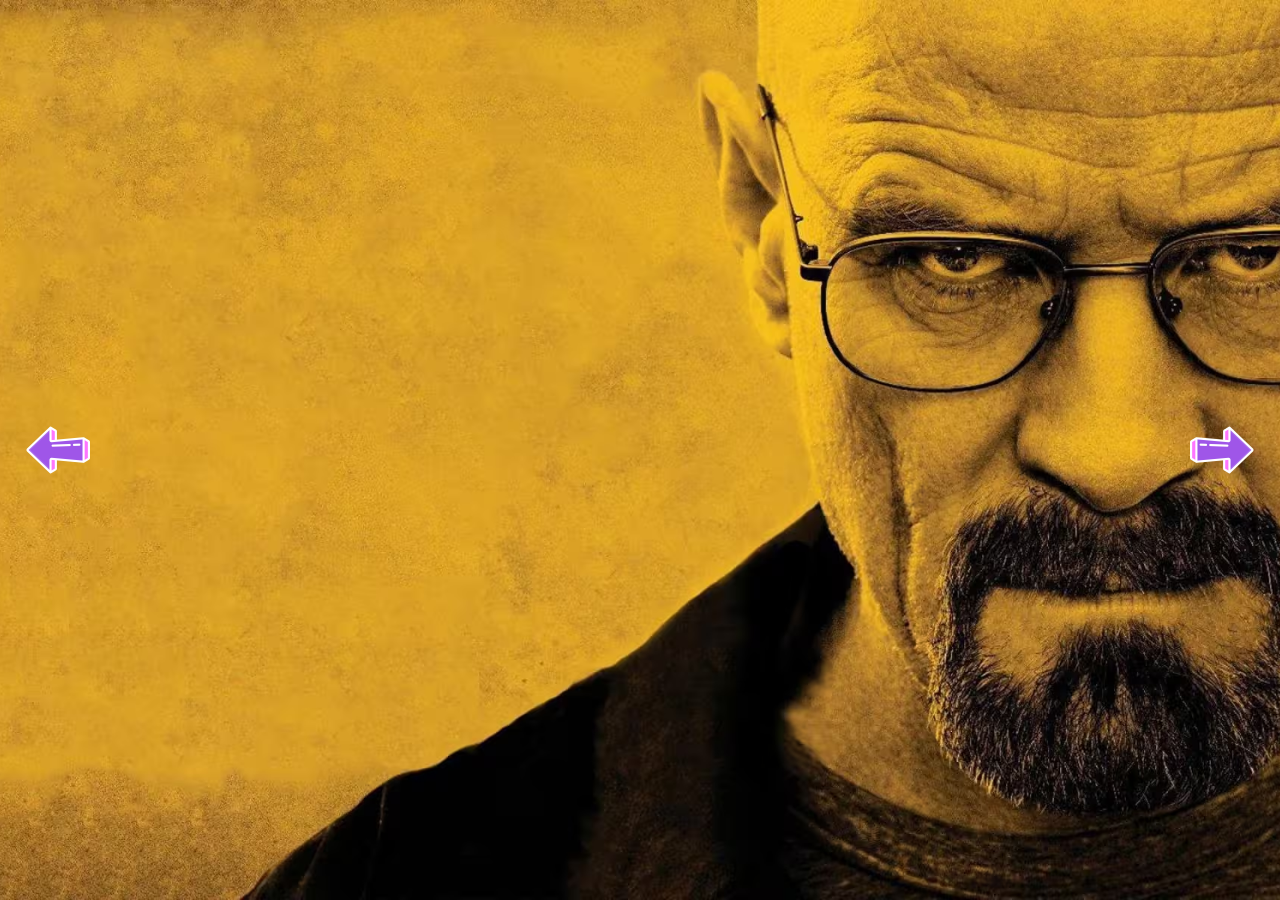
<file: index.html>
<!DOCTYPE html>
<html lang="en">
<head>
  <meta charset="UTF-8">
  <meta name="viewport" content="width=device-width, initial-scale=1.0">
  <title>BREAKING BAD</title>
  <meta name="google" content="notranslate">
  <link rel="shortcut icon" href="assets/favicon.webp" type="image/x-icon">
  <link rel="stylesheet" href="style.css">
</head>
<body style="--clr: #d79e2a; --clr2: #140d05;">
  <section style="--bg: url(assets/img-1.avif); ">
    <a href="index7.html"></a>
    <a href="index2.html"></a>
  </section>
</body>
</html>
</file>
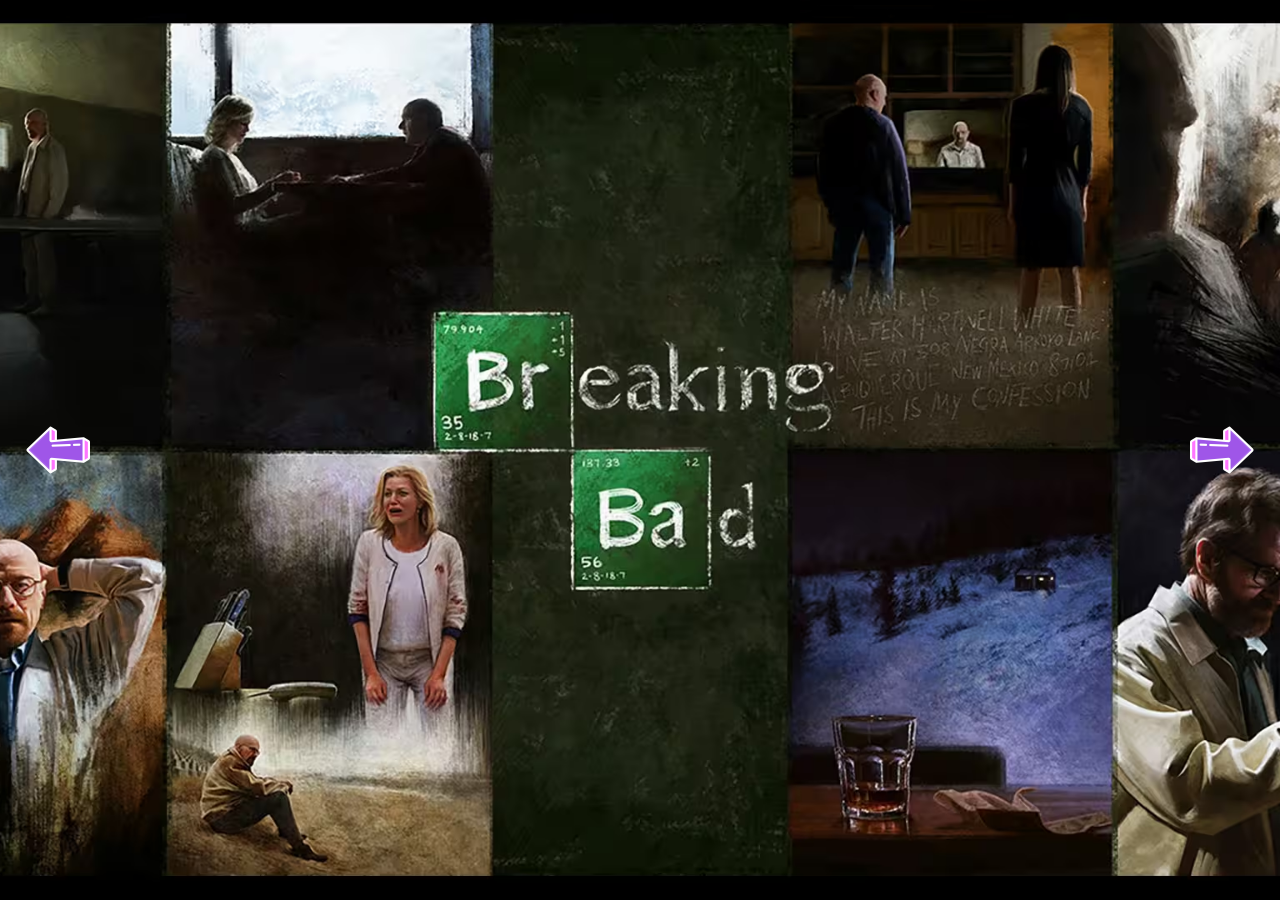
<file: index2.html>
<!DOCTYPE html>
<html lang="en">
<head>
  <meta charset="UTF-8">
  <meta name="viewport" content="width=device-width, initial-scale=1.0">
  <title>BREAKING BAD</title>
  <meta name="google" content="notranslate">
  <link rel="shortcut icon" href="assets/favicon.webp" type="image/x-icon">
  <link rel="stylesheet" href="style.css">
</head>
<body style="--clr: #010c12; --clr2: #010c12">
  <section style="--bg: url(assets/img-2.avif); ">
    <a href="index.html"></a>
    <a href="index3.html"></a>
  </section>
</body>
</html>
</file>
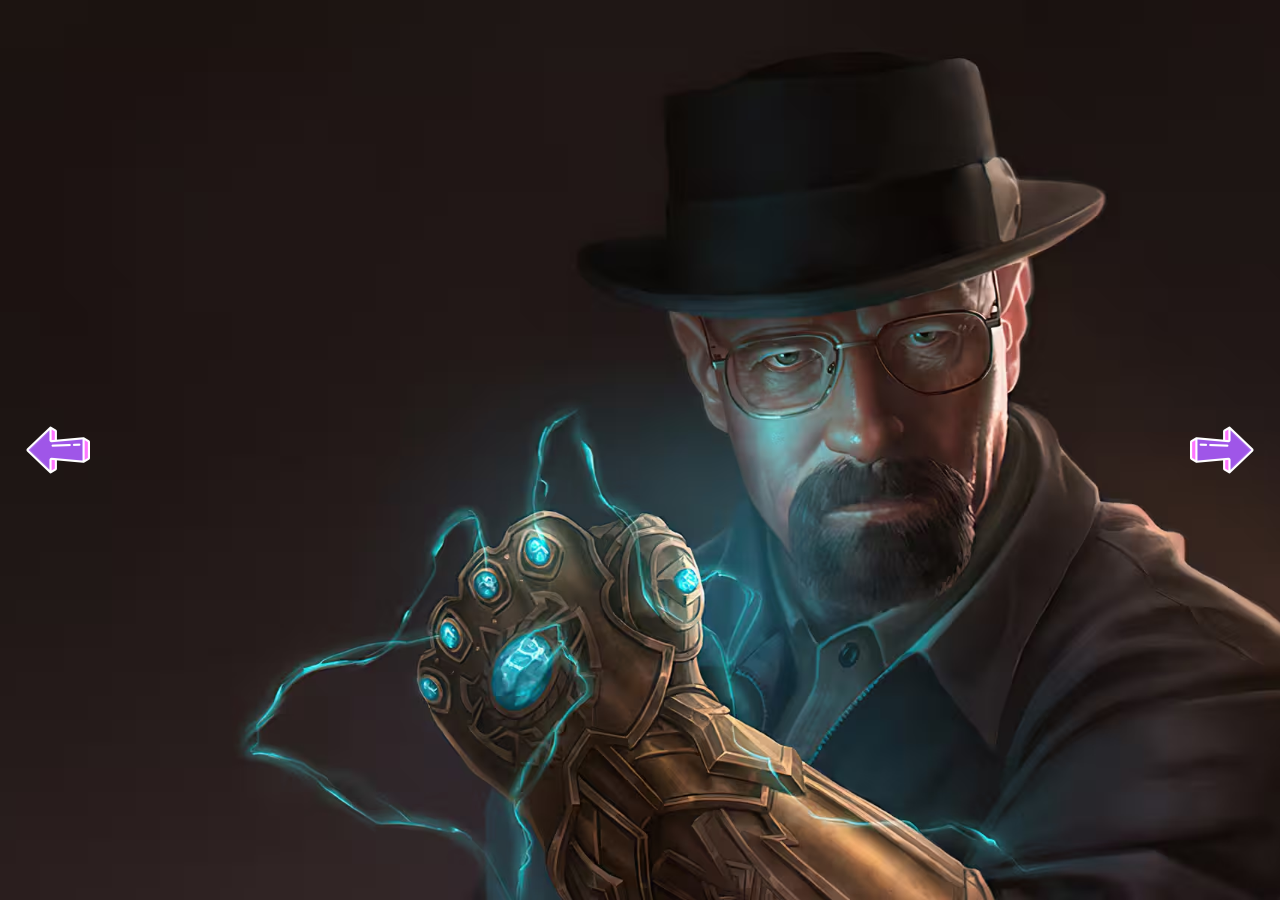
<file: index3.html>
<!DOCTYPE html>
<html lang="en">
<head>
  <meta charset="UTF-8">
  <meta name="viewport" content="width=device-width, initial-scale=1.0">
  <title>BREAKING BAD</title>
  <meta name="google" content="notranslate">
  <link rel="shortcut icon" href="assets/favicon.webp" type="image/x-icon">
  <link rel="stylesheet" href="style.css">
</head>
<body style="--clr: #1e1614;--clr2: #302424">
  <section style="--bg: url(assets/img-3.avif)">
    <a href="index2.html"></a>
    <a href="index4.html"></a>
  </section>
</body>
</html>
</file>
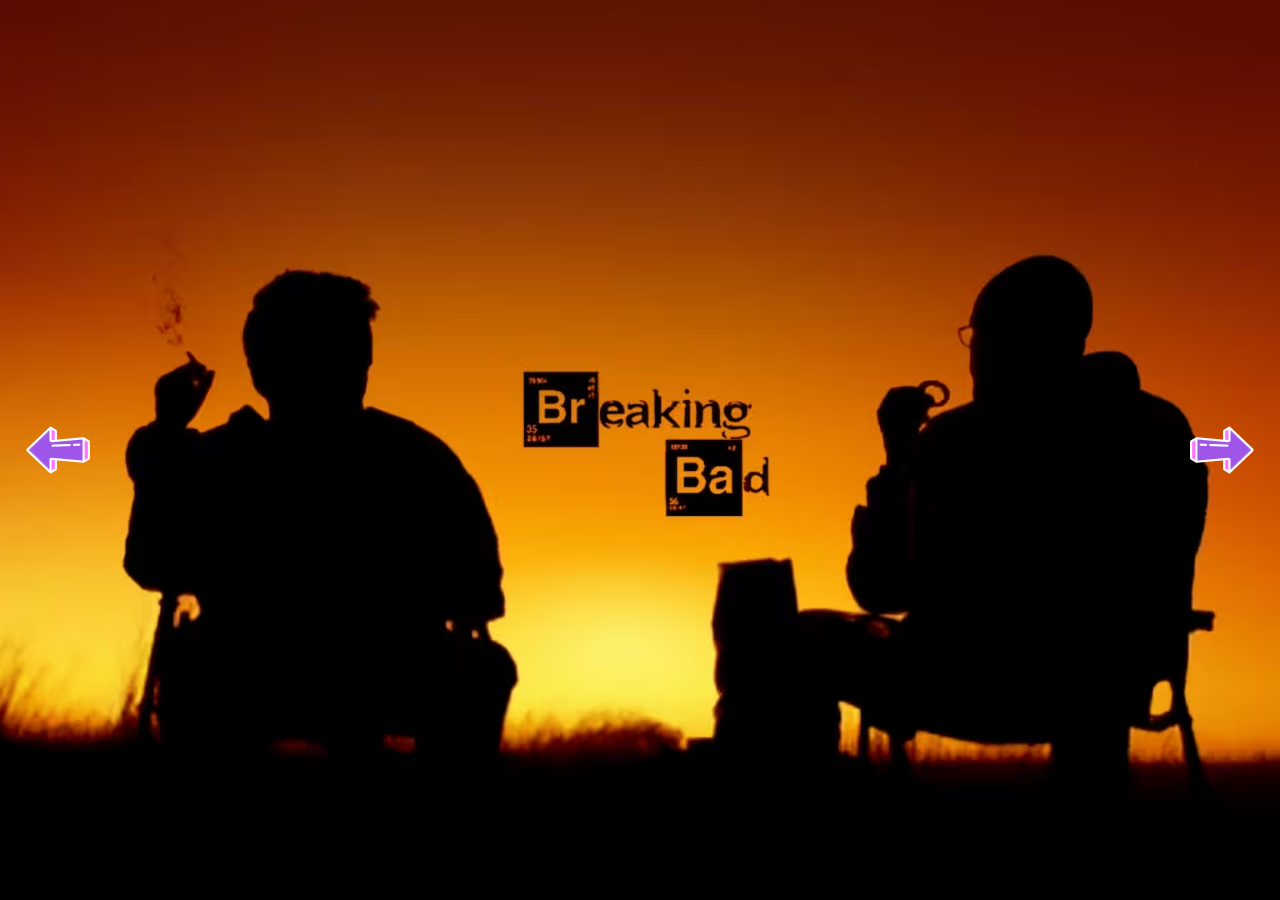
<file: index4.html>
<!DOCTYPE html>
<html lang="en">
<head>
  <meta charset="UTF-8">
  <meta name="viewport" content="width=device-width, initial-scale=1.0">
  <title>BREAKING BAD</title>
  <meta name="google" content="notranslate">
  <link rel="shortcut icon" href="assets/favicon.webp" type="image/x-icon">
  <link rel="stylesheet" href="style.css">
</head>
<body style="--clr: #641801; --clr2: #000000">
  <section style="--bg: url(assets/img-4.avif)">
    <a href="index3.html"></a>
    <a href="index5.html"></a>
  </section>
</body>
</html>
</file>
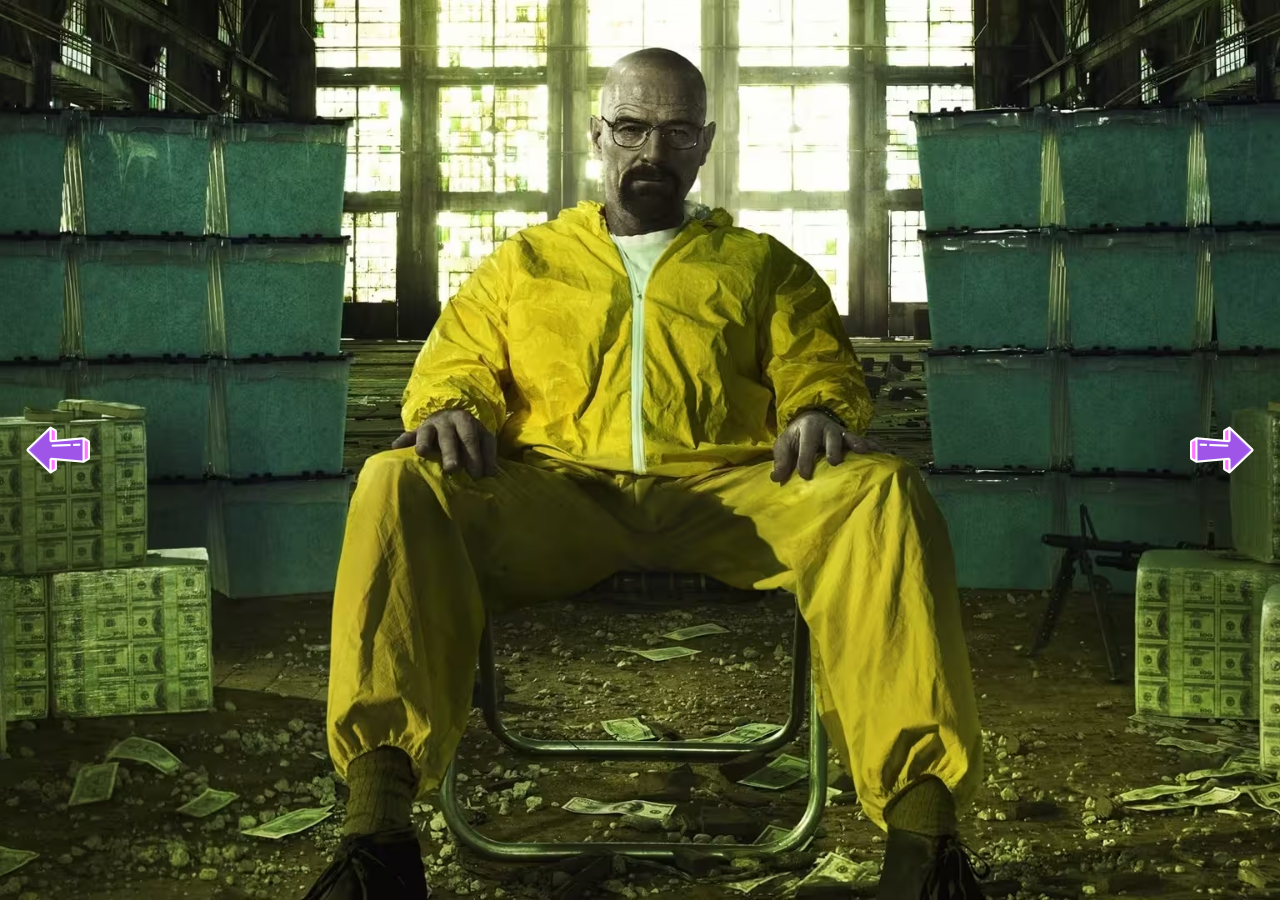
<file: index5.html>
<!DOCTYPE html>
<html lang="en">
<head>
  <meta charset="UTF-8">
  <meta name="viewport" content="width=device-width, initial-scale=1.0">
  <title>BREAKING BAD</title>
  <meta name="google" content="notranslate">
  <link rel="shortcut icon" href="assets/favicon.webp" type="image/x-icon">
  <link rel="stylesheet" href="style.css">

</head>
<body style="--clr: #305742; --clr2: #c3b727">
  <section style="--bg: url(assets/img-5.avif)">
    <a href="index4.html"></a>
    <a href="index6.html"></a>
  </section>
</body>
</html>
</file>
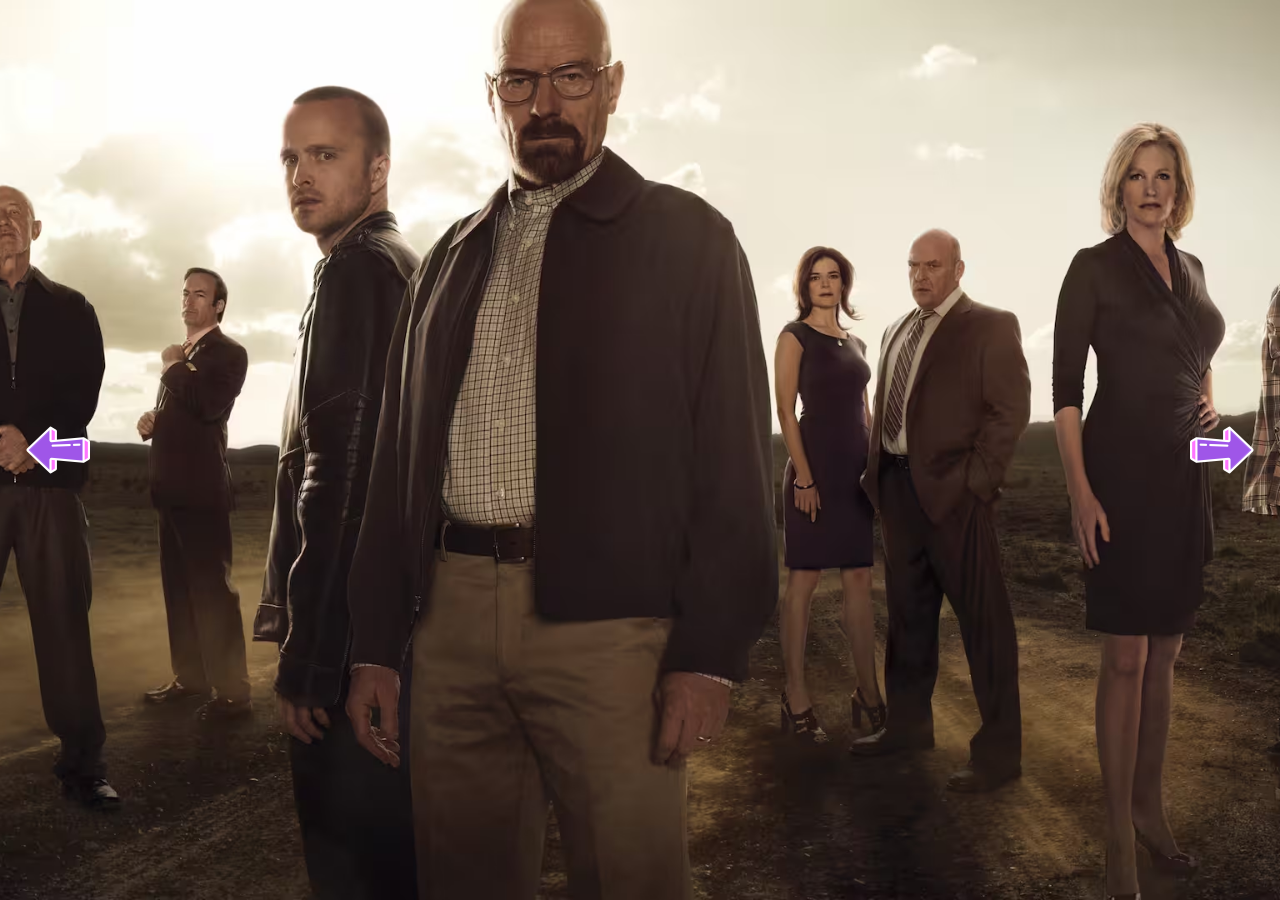
<file: index6.html>
<!DOCTYPE html>
<html lang="en">
  <head>
    <meta charset="UTF-8" />
    <meta name="viewport" content="width=device-width, initial-scale=1.0" />
    <title>BREAKING BAD</title>
    <meta name="google" content="notranslate" />
    <link rel="shortcut icon" href="assets/favicon.webp" type="image/x-icon" />
    <link rel="stylesheet" href="style.css" />
  </head>
  <body style="--clr: #e4dfcb; --clr2: #483526">
    <section style="--bg: url(assets/img-6.avif)">
      <a href="index5.html"></a>
      <a href="index7.html"></a>
    </section>
  </body>
</html>
</file>
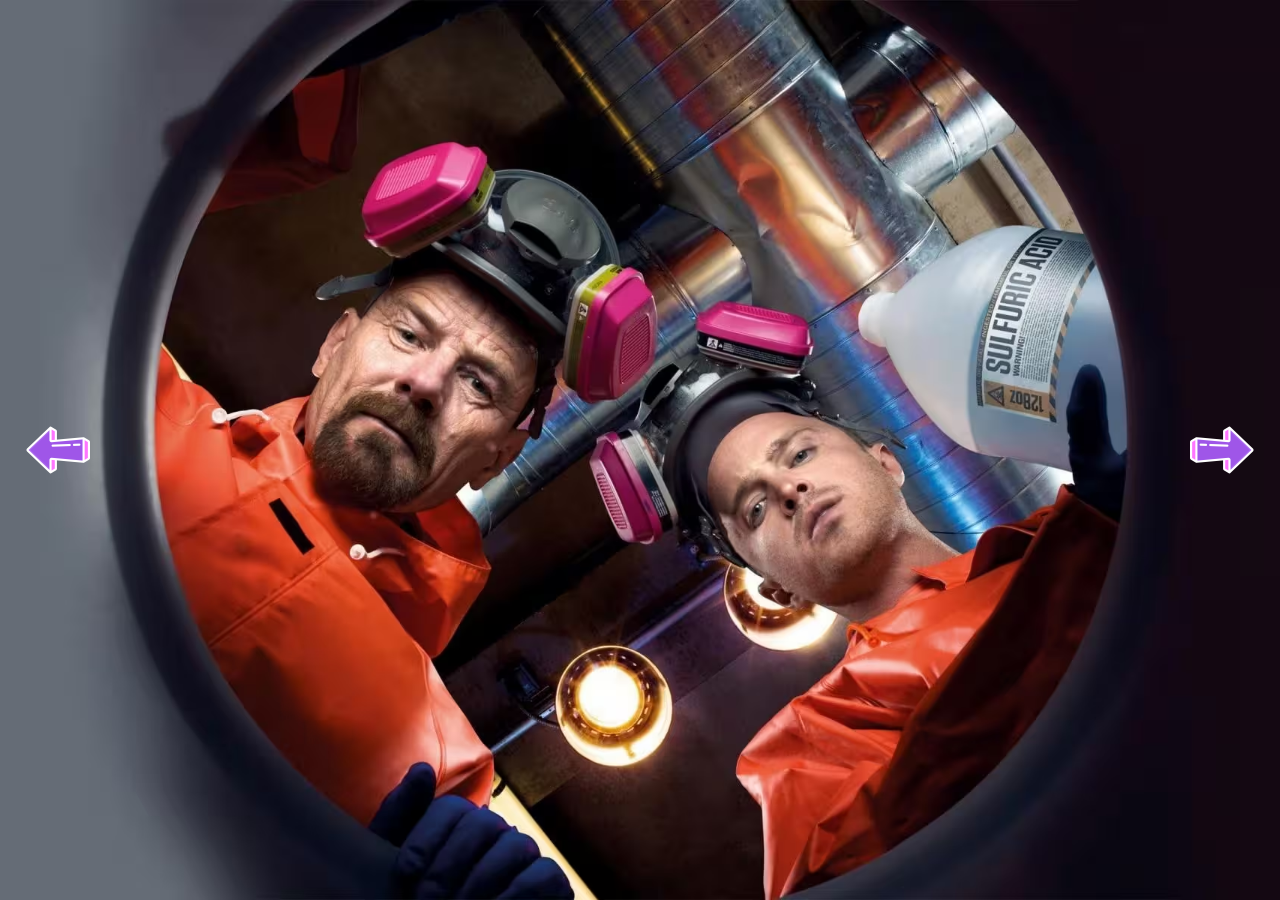
<file: index7.html>
<!DOCTYPE html>
<html lang="en">
  <head>
    <meta charset="UTF-8" />
    <meta name="viewport" content="width=device-width, initial-scale=1.0" />
    <title>BREAKING BAD</title>
    <meta name="google" content="notranslate" />
    <link rel="shortcut icon" href="assets/favicon.webp" type="image/x-icon" />
    <link rel="stylesheet" href="style.css" />
  </head>
  <body style="--clr: #170711; --clr2: #151827">
    <section style="--bg: url(assets/img-7.avif)">
      <a href="index6.html"></a>
      <a href="index.html"></a>
    </section>
  </body>
</html>
</file>
<file: style.css>
*,
*::after,
*::before {
  box-sizing: border-box;
  margin: 0;
  padding: 0;
  font-family: sans-serif, system-ui, -apple-system, BlinkMacSystemFont, 'Segoe UI', Roboto, Oxygen, Ubuntu, Cantarell, 'Open Sans', 'Helvetica Neue';
  -webkit-tap-highlight-color: transparent;
}

html{
  scroll-behavior: smooth;
  scrollbar-width: thin;
}

body {
  height: 100vh;
  width: 100%;
  display: flex;
  flex-wrap: wrap;
  place-content: center;
  background-image: linear-gradient(
    to bottom,
    var(--clr),
    var(--clr2)
  );
  overflow: hidden;
}

@view-transition {
  navigation: auto;
}

section {
  background-image: var(--bg);
  background-size: cover;
  background-position: center;
  position: fixed;
  width: 100%;
  height: 100%;
  inset: 0;
  display: flex;
  view-transition-name: section;

  &::before,
  &::after {
    content: '';
    display: block;
    width: 5vmax;
    height: 5vmax;
    position: absolute;
    top: 50%;
    transform: translateY(-50%);
    pointer-events: none;
    background-image: url('assets/arrow.png');
    background-size: cover;
    background-position: center;
    background-blend-mode: multiply;
    filter: invert(1)
  }

  &::before {
    left: 2vmax;
    transform:  translateY(-50%) scaleX(-1);
  }

  &::after {
    right: 2vmax; 
  }

  a {
    width: 50%;
    height: 100%;
    display: block;
    background-color: transparent;
  }
}

::view-transition-new(section) {
  animation: fadeIn 1s ease forwards;
}

::view-transition-old(section) {
  animation: fadeIn 1s ease reverse forwards;
}


@keyframes fadeIn {
  0% {
    clip-path: polygon(0 0, 0 0, 0 0, 0 1%);
    
  }
  100% {
    clip-path: polygon(0 0, 100% 0, 100% 100%, 0 100%);
  }
}
</file>
